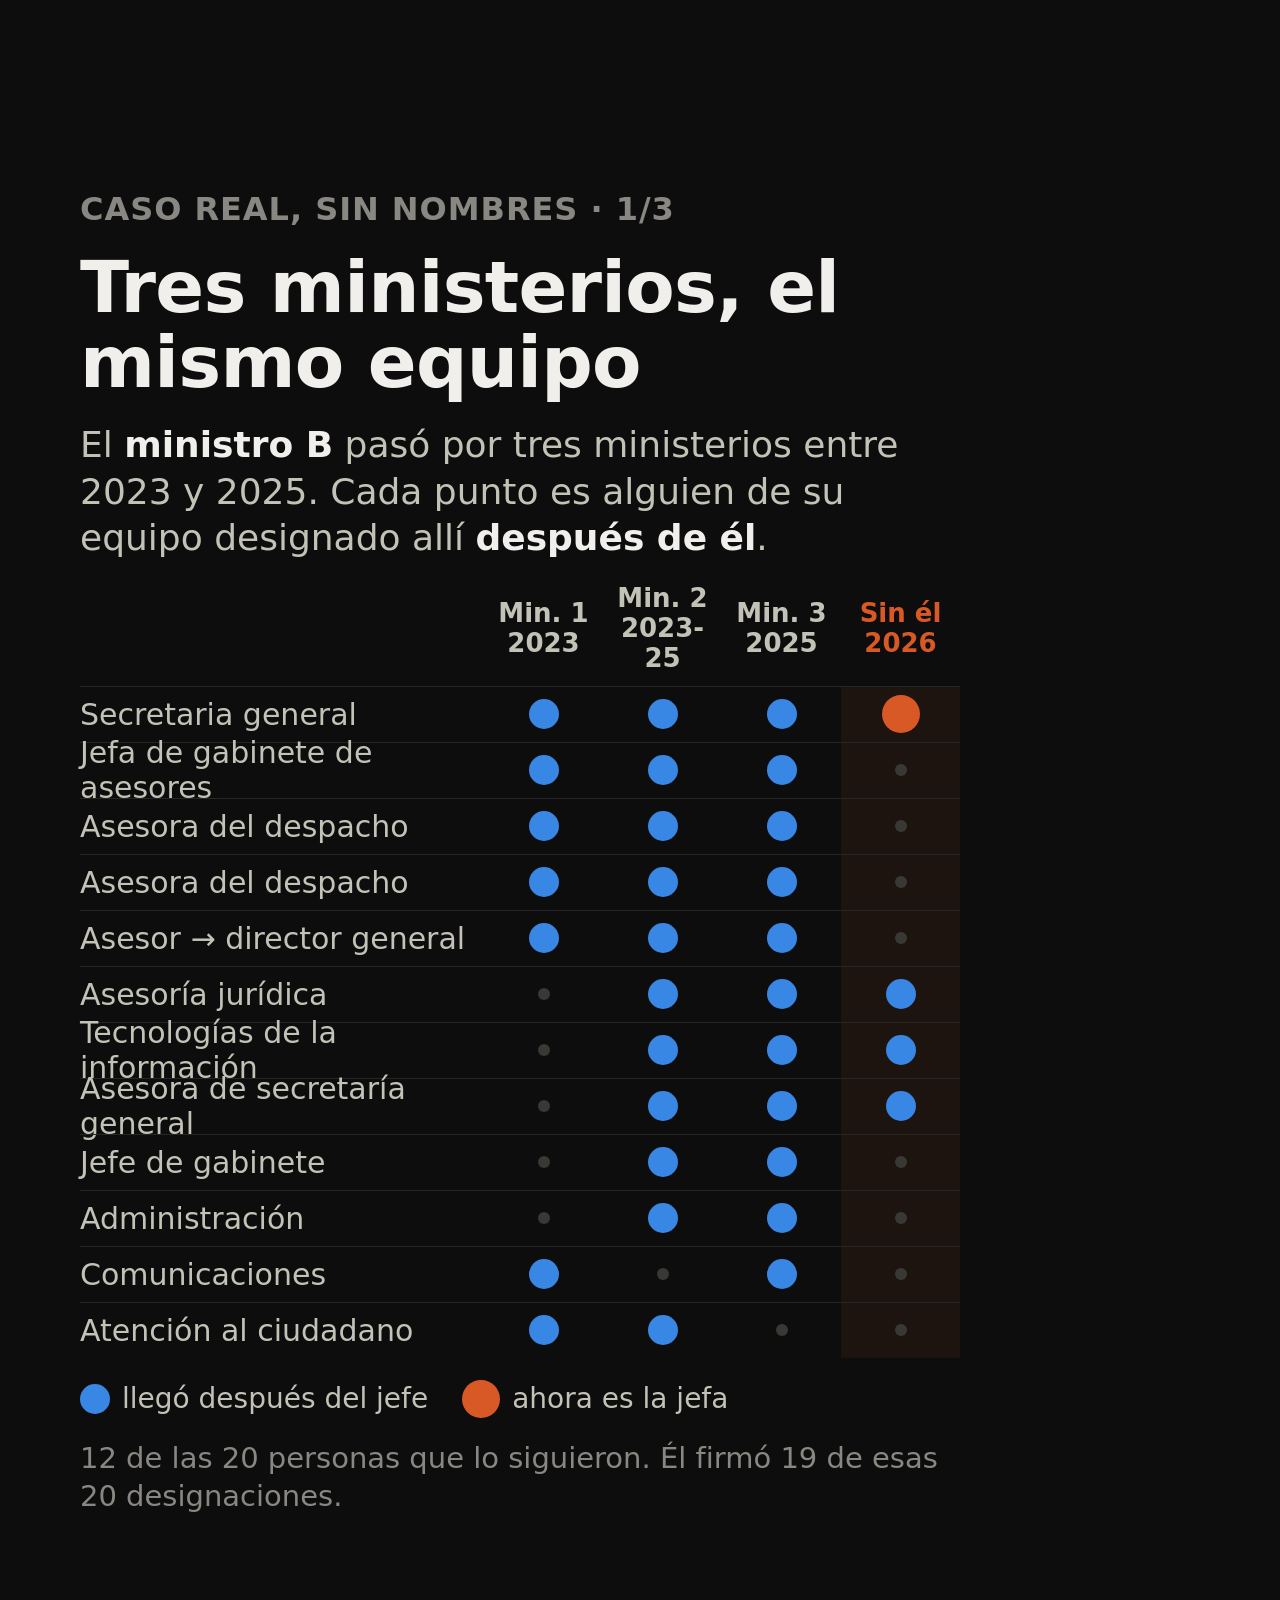
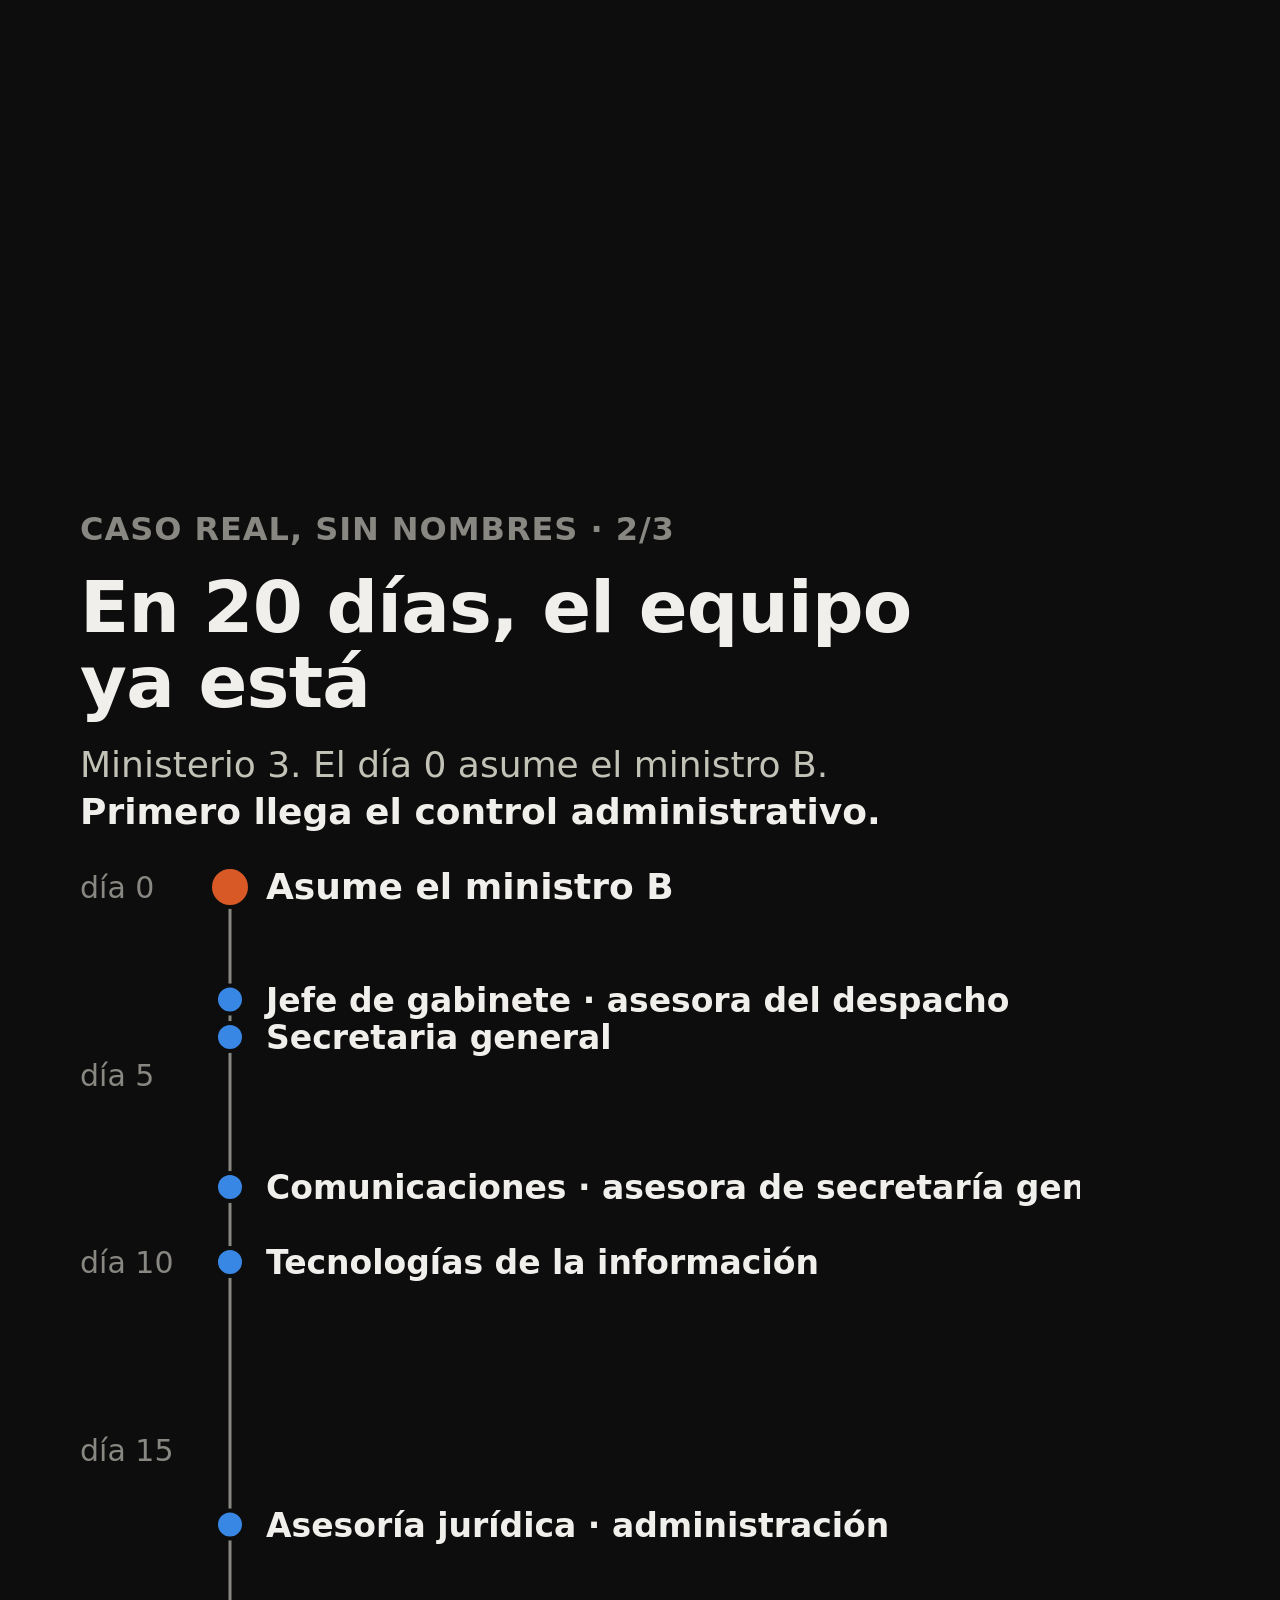
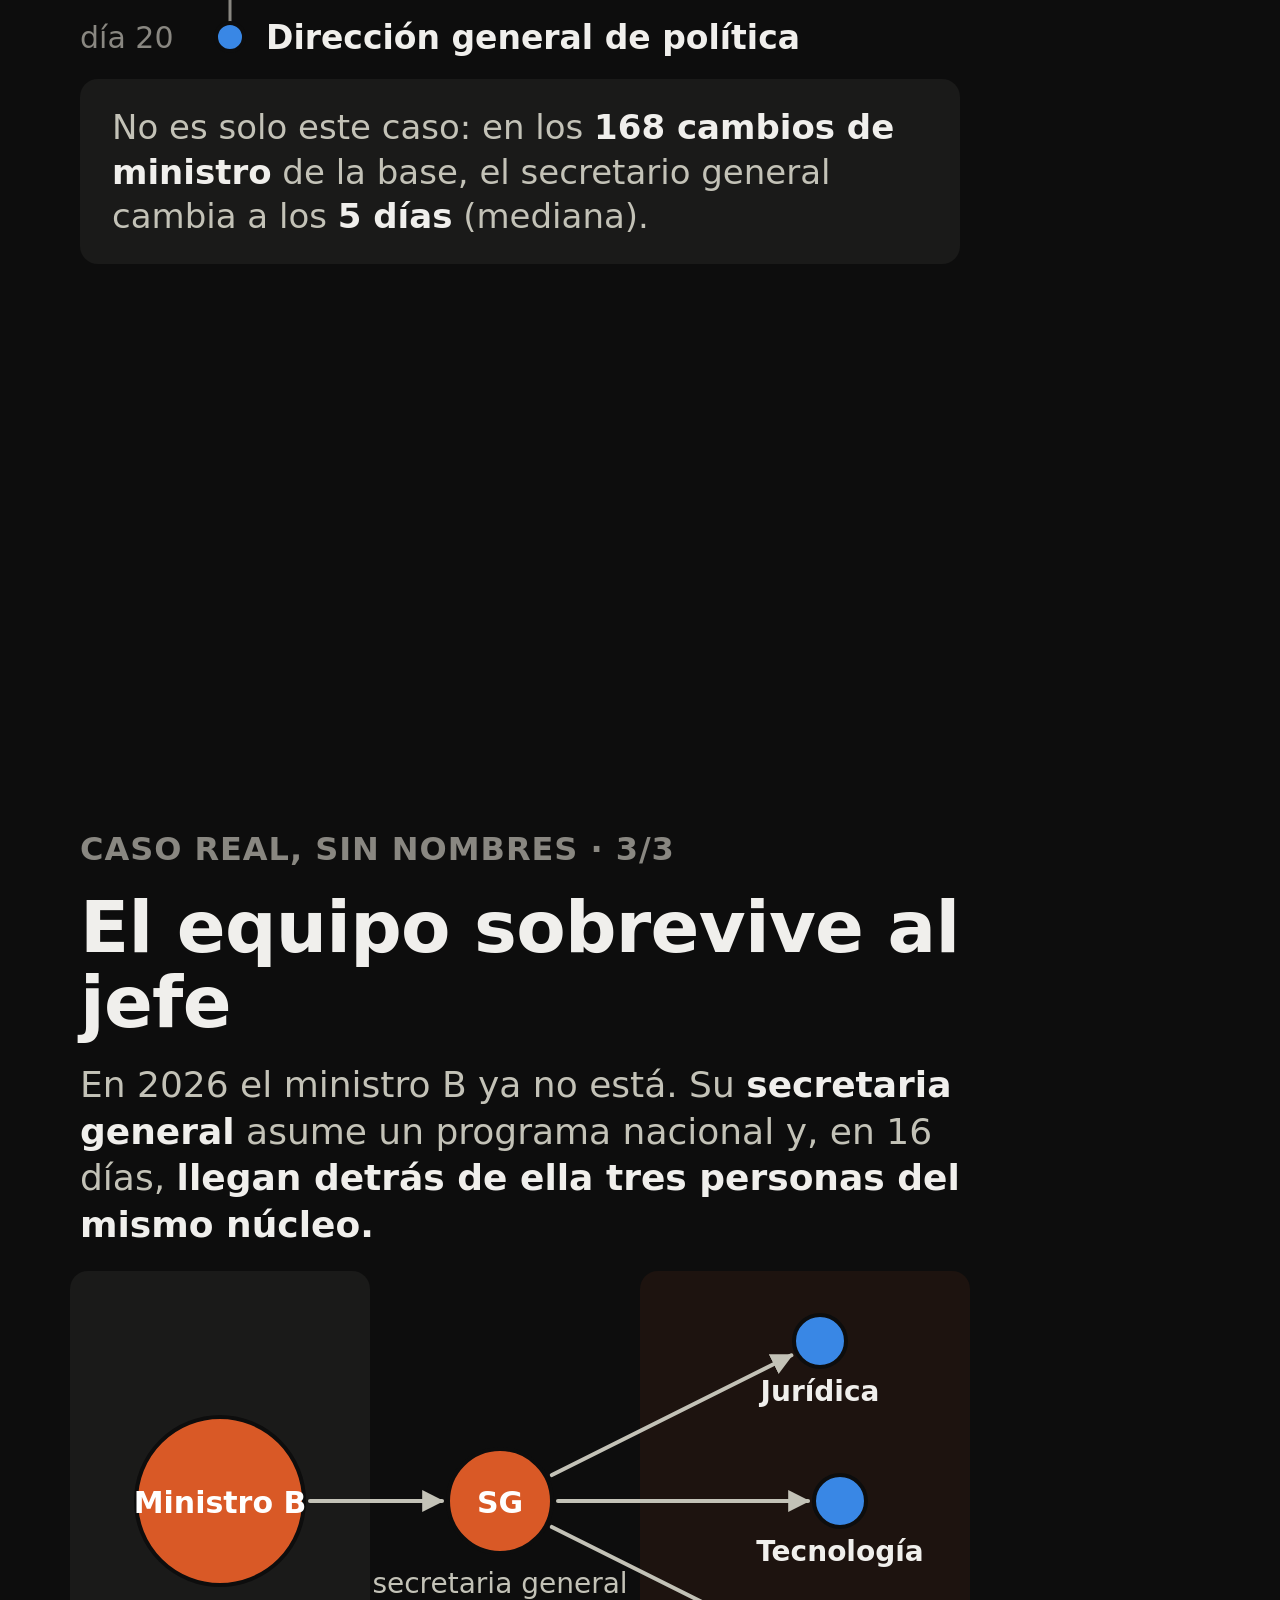
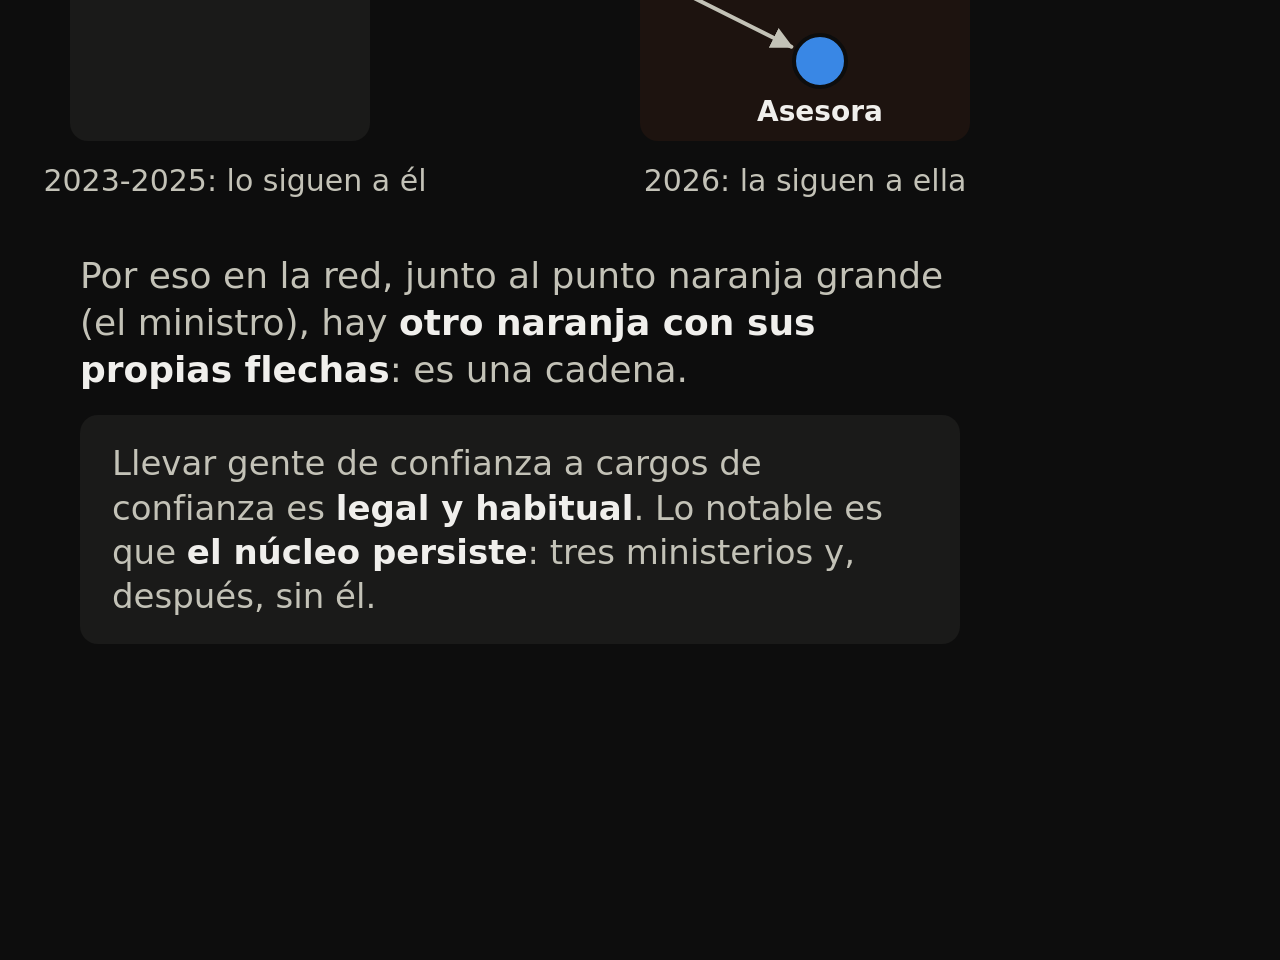
<file: tarea_3/reel/infografia_caso/infografia_caso.html>
<!doctype html>
<html lang="es">
<head>
<meta charset="utf-8">
<meta name="viewport" content="width=1080">
<title>Un equipo que sigue a su jefe</title>
<!--
  Infografía del caso del grupo 4 de la red de seguimiento (3 láminas 9:16 de 1080 x 1920). SIN NOMBRES:
  "ministro B" y cargos. Fuente: datos/procesados/indicadores/seguimiento_parejas.csv y movimientos_analisis.csv
  (fechas de efectividad o firma de cada designación; días contados desde la designación del ministro en el ministerio 3).
  Exportar: python reel/infografia_red/exportar_laminas.py reel/infografia_caso/infografia_caso.html
-->
<style>
  :root {
    --page: #0d0d0d; --surface: #1a1a19; --t1: #f0efec; --t2: #c3c2b7; --t3: #898781; --linea: #c3c2b7;
    --jefe: #d95926; --persona: #3987e5; --vacio: #383835;
    --font: "Segoe UI", system-ui, -apple-system, sans-serif;
  }
  * { box-sizing: border-box; margin: 0; padding: 0; }
  body { background: var(--page); color: var(--t1); font-family: var(--font); width: 1080px; }
  /* Márgenes seguros del reel: arriba 190 px, abajo 340 px, derecha 120 px */
  .lamina { width: 1080px; height: 1920px; padding: 190px 120px 340px 80px; display: flex; flex-direction: column; gap: 22px; overflow: hidden; }
  .antetitulo { font-size: 32px; font-weight: 600; letter-spacing: .03em; color: var(--t3); }
  h1 { font-size: 72px; line-height: 1.04; font-weight: 800; letter-spacing: -.01em; }
  p { font-size: 36px; line-height: 1.3; color: var(--t2); }
  b { color: var(--t1); font-weight: 700; }
  svg { display: block; overflow: visible; }
  svg text { font-family: var(--font); }
  .caja { background: var(--surface); border-radius: 18px; padding: 26px 32px; }
  .caja p { font-size: 34px; }
  .nota { font-size: 29px; color: var(--t3); line-height: 1.3; }
  /* Matriz: filas = personas (por su cargo), columnas = ministerios */
  .matriz { display: grid; grid-template-columns: 404px repeat(4, 119px); row-gap: 0; align-items: center; }
  .matriz .cab { font-size: 26px; line-height: 1.15; color: var(--t2); text-align: center; padding-bottom: 12px; font-weight: 600; }
  .matriz .cab.sin { color: var(--jefe); }
  .matriz .rol { font-size: 30px; color: var(--t2); height: 56px; display: flex; align-items: center; border-top: 1px solid #262624; }
  .matriz .celda { height: 56px; display: grid; place-items: center; border-top: 1px solid #262624; }
  .matriz .celda.sin { background: rgba(217, 89, 38, .08); }
  .punto { width: 30px; height: 30px; border-radius: 50%; background: var(--persona); }
  .punto.jefa { background: var(--jefe); width: 38px; height: 38px; }
  .punto.no { width: 12px; height: 12px; background: var(--vacio); }
  .leyenda { display: flex; gap: 34px; font-size: 28px; color: var(--t2); align-items: center; flex-wrap: wrap; }
  .leyenda span { display: inline-flex; align-items: center; gap: 12px; }
</style>
</head>
<body>

<!-- ============ LÁMINA 1: el mismo equipo en tres ministerios ============ -->
<section class="lamina" id="l1">
  <div class="antetitulo">CASO REAL, SIN NOMBRES · 1/3</div>
  <h1>Tres ministerios, el mismo equipo</h1>
  <p>El <b>ministro B</b> pasó por tres ministerios entre 2023 y 2025. Cada punto es alguien de su equipo designado allí <b>después de él</b>.</p>
  <div class="matriz" id="matriz"></div>
  <div class="leyenda"><span><i class="punto"></i> llegó después del jefe</span><span><i class="punto jefa"></i> ahora es la jefa</span></div>
  <p class="nota">12 de las 20 personas que lo siguieron. Él firmó 19 de esas 20 designaciones.</p>
</section>

<!-- ============ LÁMINA 2: la velocidad ============ -->
<section class="lamina" id="l2">
  <div class="antetitulo">CASO REAL, SIN NOMBRES · 2/3</div>
  <h1>En 20 días, el equipo ya está</h1>
  <p>Ministerio 3. El día 0 asume el ministro B. <b>Primero llega el control administrativo.</b></p>
  <svg id="linea" width="880" height="800" viewBox="0 0 880 800" role="img"
       aria-label="Línea de tiempo: días después de que asume el ministro en que llega cada cargo de su equipo"></svg>
  <div class="caja"><p>No es solo este caso: en los <b>168 cambios de ministro</b> de la base, el secretario general cambia a los <b>5 días</b> (mediana).</p></div>
</section>

<!-- ============ LÁMINA 3: la cadena ============ -->
<section class="lamina" id="l3">
  <div class="antetitulo">CASO REAL, SIN NOMBRES · 3/3</div>
  <h1>El equipo sobrevive al jefe</h1>
  <p>En 2026 el ministro B ya no está. Su <b>secretaria general</b> asume un programa nacional y, en 16 días, <b>llegan detrás de ella tres personas del mismo núcleo.</b></p>
  <svg id="cadena" width="880" height="560" viewBox="0 0 880 560" role="img"
       aria-label="Cadena: el ministro B lleva a su secretaria general, que después lleva a tres personas"></svg>
  <p>Por eso en la red, junto al punto naranja grande (el ministro), hay <b>otro naranja con sus propias flechas</b>: es una cadena.</p>
  <div class="caja"><p>Llevar gente de confianza a cargos de confianza es <b>legal y habitual</b>. Lo notable es que <b>el núcleo persiste</b>: tres ministerios y, después, sin él.</p></div>
</section>

<script>
  // ---------- Datos del caso (verificados en la base; sin nombres) ----------
  // Columnas: ministerio 1 (2023), ministerio 2 (2023-2025), ministerio 3 (2025), sin él (2026). 1 = designado/a allí después del jefe; "J" = ahora es la jefa
  const MATRIZ = [
    ["Secretaria general", 1, 1, 1, "J"], ["Jefa de gabinete de asesores", 1, 1, 1, 0], ["Asesora del despacho", 1, 1, 1, 0],
    ["Asesora del despacho", 1, 1, 1, 0], ["Asesor → director general", 1, 1, 1, 0], ["Asesoría jurídica", 0, 1, 1, 1],
    ["Tecnologías de la información", 0, 1, 1, 1], ["Asesora de secretaría general", 0, 1, 1, 1], ["Jefe de gabinete", 0, 1, 1, 0],
    ["Administración", 0, 1, 1, 0], ["Comunicaciones", 1, 0, 1, 0], ["Atención al ciudadano", 1, 1, 0, 0],
  ];
  // Días después de la designación del ministro en el ministerio 3 (13/05/2025)
  const LLEGADAS = [[0, "Asume el ministro B", true], [3, "Jefe de gabinete · asesora del despacho"], [4, "Secretaria general"],
    [8, "Comunicaciones · asesora de secretaría general"], [10, "Tecnologías de la información"], [17, "Asesoría jurídica · administración"],
    [20, "Dirección general de política"]];

  const NS = "http://www.w3.org/2000/svg";
  const css = (v) => getComputedStyle(document.documentElement).getPropertyValue(v).trim();
  function el(tag, attrs, padre, texto) {
    const e = document.createElementNS(NS, tag);
    for (const k in attrs) e.setAttribute(k, attrs[k]);
    if (texto !== undefined) e.textContent = texto;
    if (padre) padre.appendChild(e);
    return e;
  }

  // ---------- Lámina 1: matriz ----------
  const m = document.getElementById("matriz");
  const div = (clase, html) => { const d = document.createElement("div"); d.className = clase; d.innerHTML = html; m.appendChild(d); return d; };
  div("cab", "");
  ["Min. 1<br>2023", "Min. 2<br>2023-25", "Min. 3<br>2025", "Sin él<br>2026"].forEach((t, i) => div("cab" + (i === 3 ? " sin" : ""), t));
  MATRIZ.forEach(([rol, ...cols]) => {
    div("rol", rol);
    cols.forEach((v, i) => div("celda" + (i === 3 ? " sin" : ""), `<i class="punto${v === "J" ? " jefa" : v ? "" : " no"}"></i>`));
  });

  // ---------- Lámina 2: línea de tiempo vertical ----------
  const s = document.getElementById("linea");
  const y = (dia) => 30 + dia * 37.5, X = 150;
  el("line", { x1: X, y1: y(0), x2: X, y2: y(20), stroke: css("--t3"), "stroke-width": 3 }, s);
  [0, 5, 10, 15, 20].forEach((d) => el("text", { x: 0, y: y(d) + 11, "font-size": 30, fill: css("--t3") }, s, `día ${d}`));
  LLEGADAS.forEach(([dia, texto, jefe]) => {
    el("circle", { cx: X, cy: y(dia), r: jefe ? 20 : 14, fill: jefe ? css("--jefe") : css("--persona"), stroke: css("--page"), "stroke-width": 4 }, s);
    el("text", { x: X + 36, y: y(dia) + 12, "font-size": jefe ? 36 : 33, "font-weight": jefe ? 800 : 600, fill: css("--t1") }, s, texto);
  });

  // ---------- Lámina 3: la cadena ----------
  const c = document.getElementById("cadena");
  const defs = el("defs", {}, c);
  const mk = el("marker", { id: "p", viewBox: "0 0 10 10", refX: 9, refY: 5, markerWidth: 22, markerHeight: 22, markerUnits: "userSpaceOnUse", orient: "auto" }, defs);
  el("path", { d: "M0,0 L10,5 L0,10 z", fill: css("--linea") }, mk);
  function flecha(a, b) {
    const dx = b.x - a.x, dy = b.y - a.y, L = Math.hypot(dx, dy), ux = dx / L, uy = dy / L;
    el("line", { x1: a.x + ux * (a.r + 6), y1: a.y + uy * (a.r + 6), x2: b.x - ux * (b.r + 6), y2: b.y - uy * (b.r + 6),
      stroke: css("--linea"), "stroke-width": 4, "stroke-linecap": "round", "marker-end": "url(#p)" }, c);
  }
  function nodo(p, color, etiqueta, debajo) {
    el("circle", { cx: p.x, cy: p.y, r: p.r, fill: color, stroke: css("--page"), "stroke-width": 4 }, c);
    etiqueta.split("\n").forEach((linea, i) => el("text", { x: p.x, y: p.y + (debajo ? p.r + 42 + i * 36 : 12), "text-anchor": "middle",
      "font-size": debajo ? 30 : 30, "font-weight": 700, fill: debajo ? css("--t1") : "#fff" }, c, linea));
  }
  const B = { x: 140, y: 230, r: 84 }, SG = { x: 420, y: 230, r: 52 };
  const tres = [{ x: 740, y: 70, r: 26 }, { x: 760, y: 230, r: 26 }, { x: 740, y: 390, r: 26 }];
  // franjas de tiempo
  el("rect", { x: -10, y: 0, width: 300, height: 470, rx: 18, fill: css("--surface") }, c);
  el("rect", { x: 560, y: 0, width: 330, height: 470, rx: 18, fill: "rgba(217,89,38,.08)" }, c);
  el("text", { x: 155, y: 520, "text-anchor": "middle", "font-size": 30, fill: css("--t2") }, c, "2023-2025: lo siguen a él");
  el("text", { x: 725, y: 520, "text-anchor": "middle", "font-size": 30, fill: css("--t2") }, c, "2026: la siguen a ella");
  flecha(B, SG); tres.forEach((t) => flecha(SG, t));
  nodo(B, css("--jefe"), "Ministro B", false);
  nodo(SG, css("--jefe"), "SG", false);
  el("text", { x: SG.x, y: SG.y + SG.r + 40, "text-anchor": "middle", "font-size": 28, fill: css("--t2") }, c, "secretaria general");
  [["Jurídica"], ["Tecnología"], ["Asesora"]].forEach(([t], i) => {
    el("circle", { cx: tres[i].x, cy: tres[i].y, r: tres[i].r, fill: css("--persona"), stroke: css("--page"), "stroke-width": 4 }, c);
    el("text", { x: tres[i].x, y: tres[i].y + tres[i].r + 34, "text-anchor": "middle", "font-size": 28, fill: css("--t1"), "font-weight": 600 }, c, t);
  });
</script>
</body>
</html>
</file>
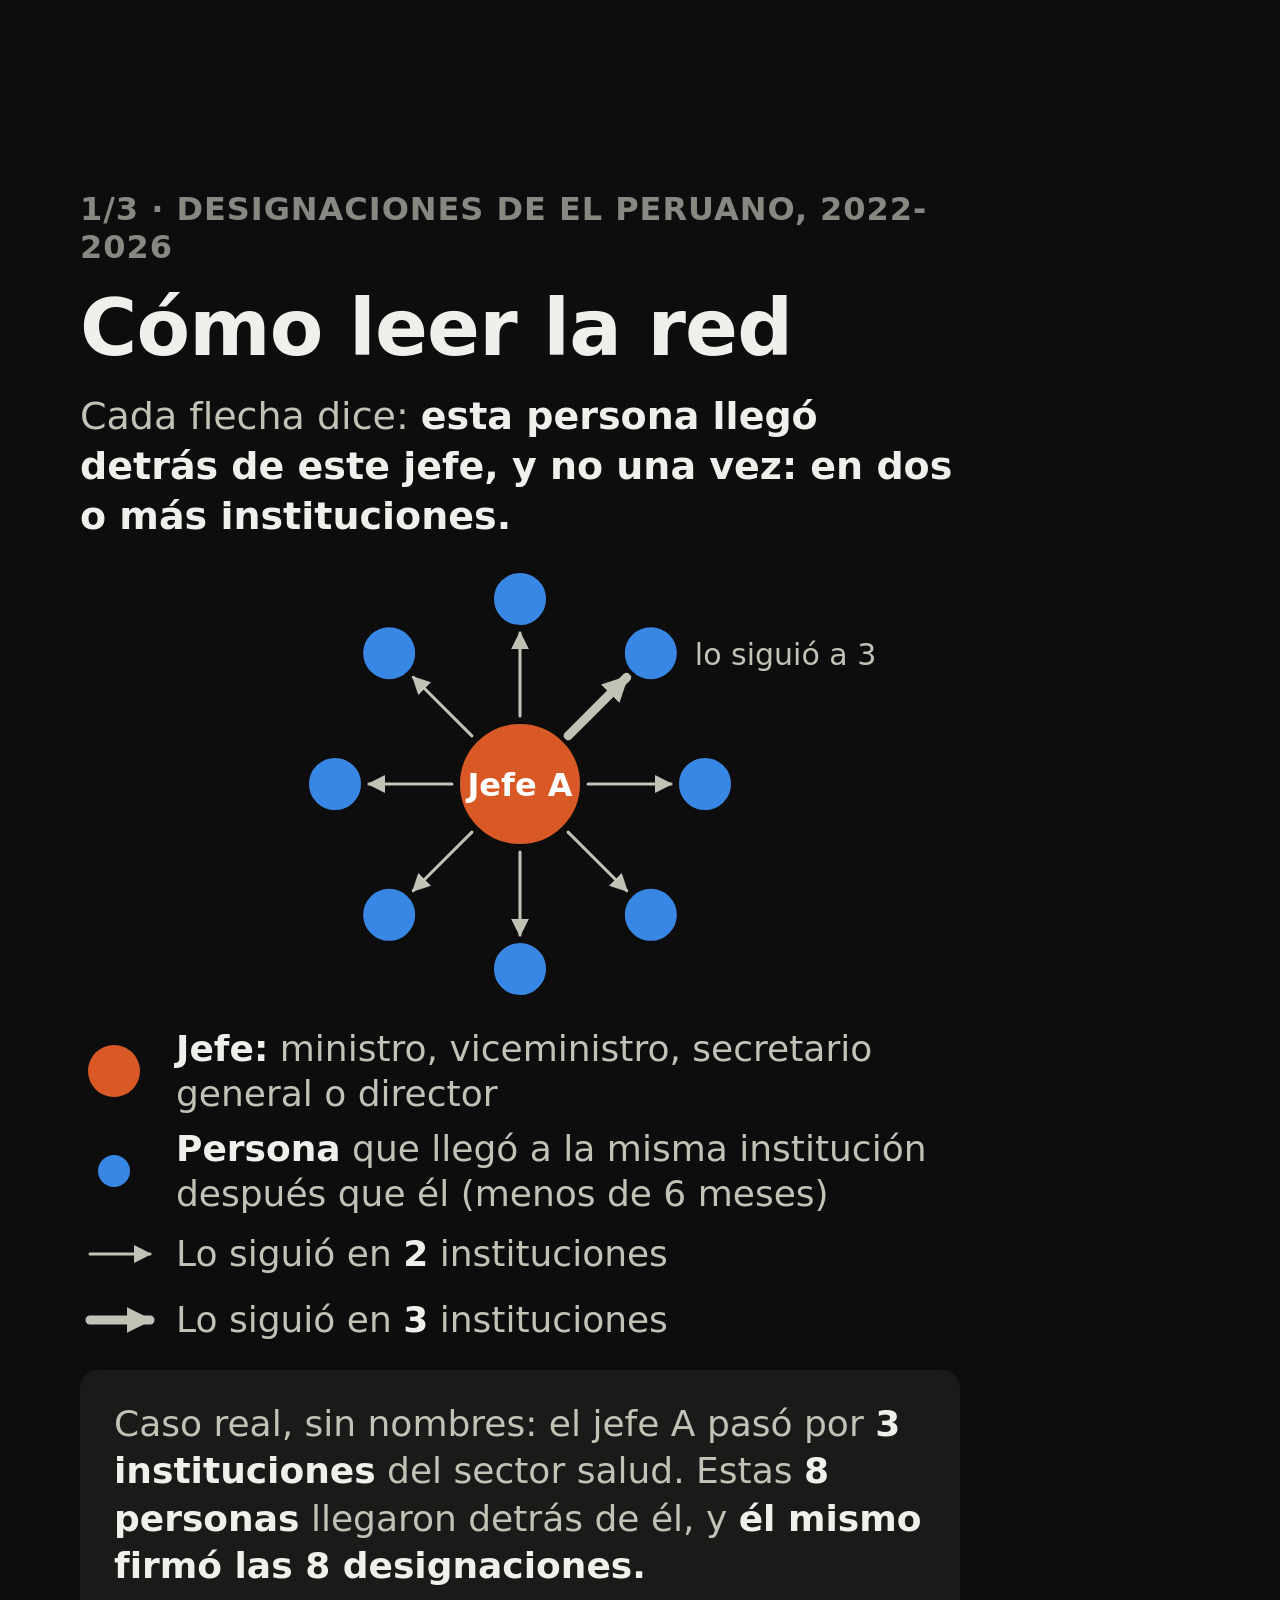
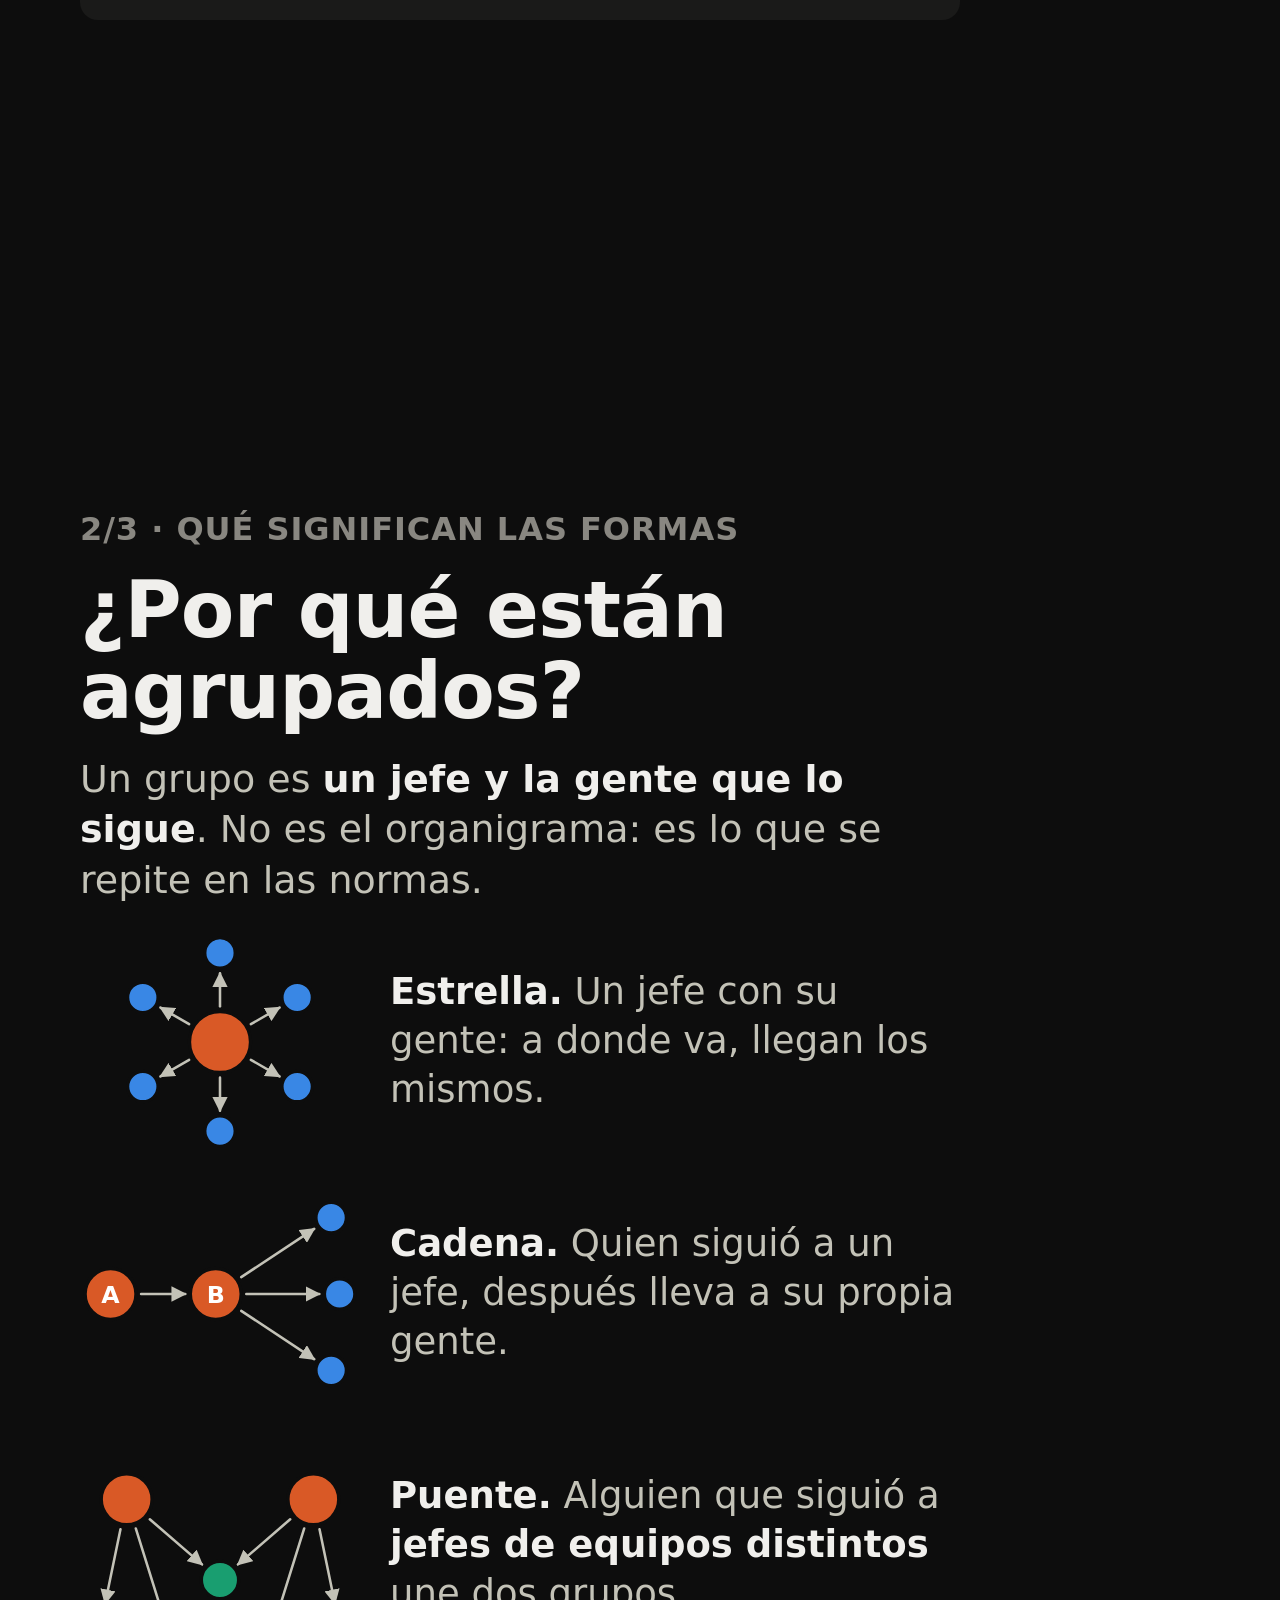
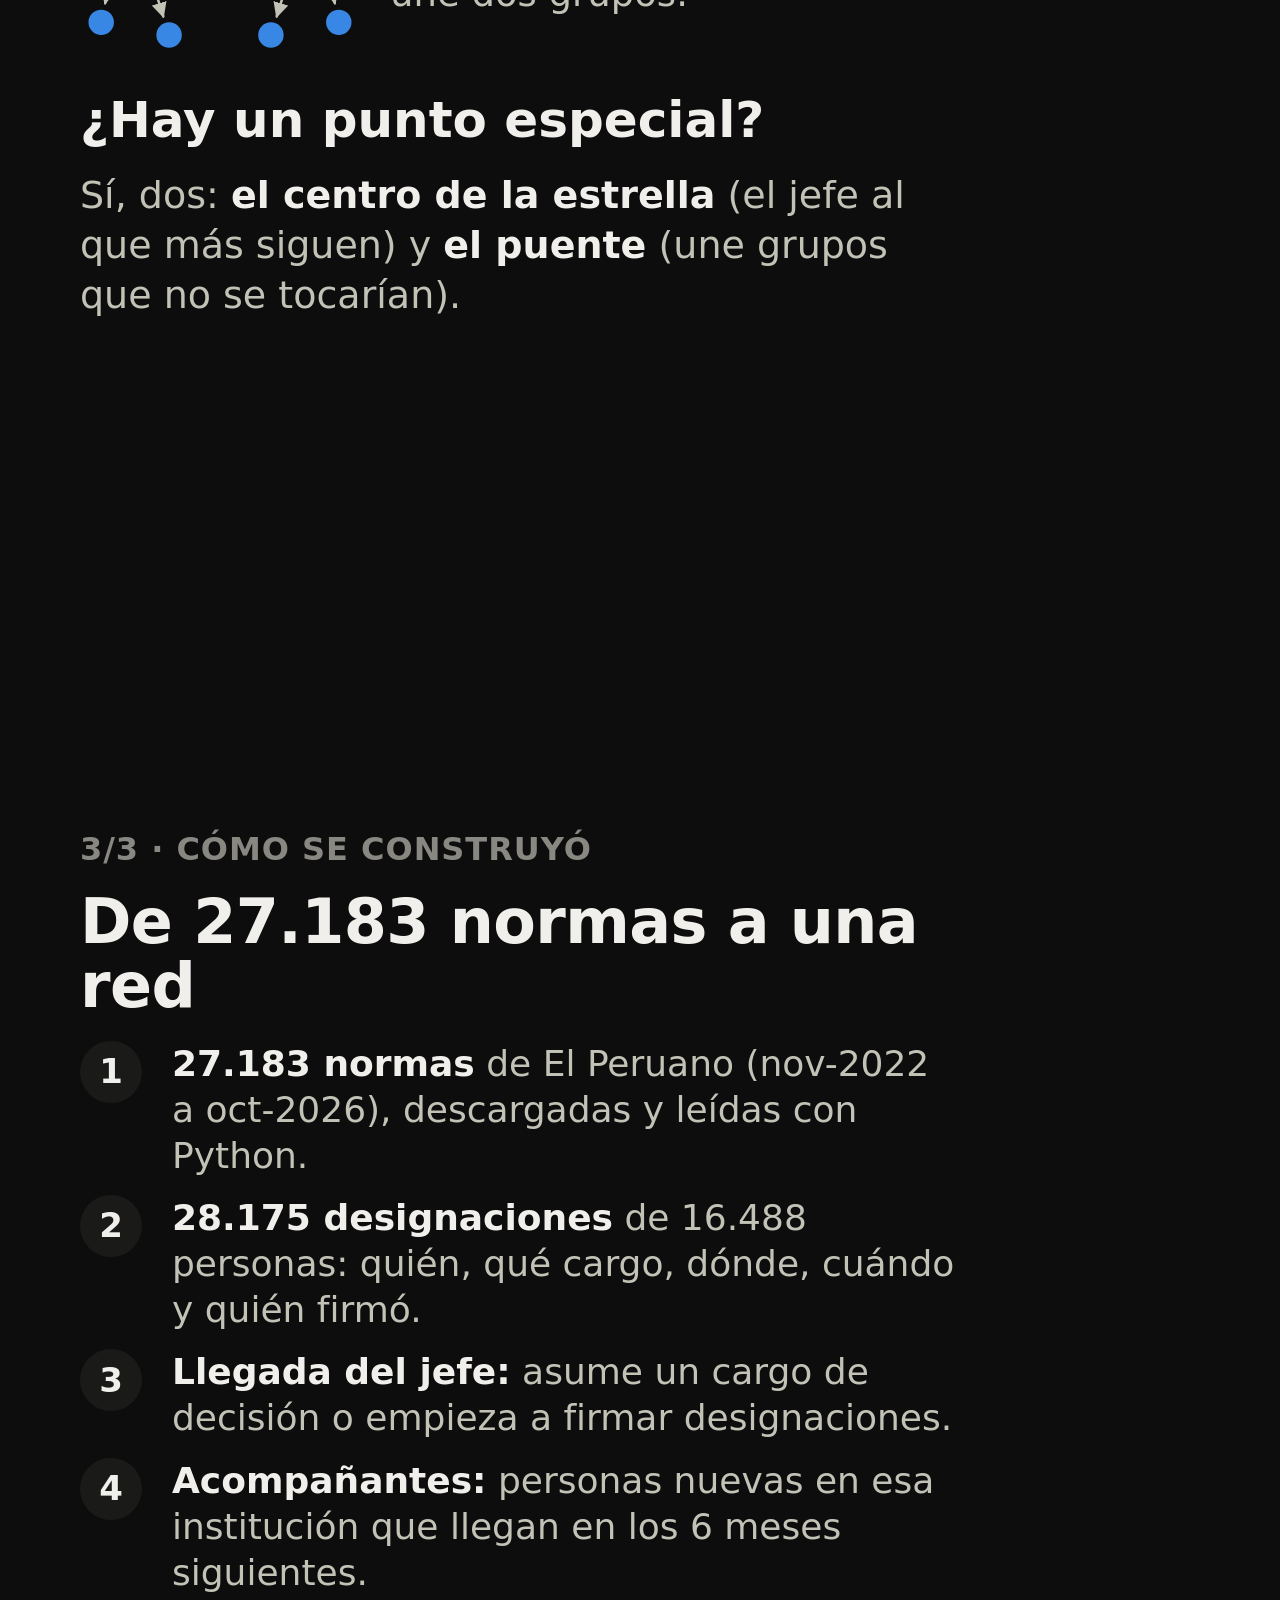
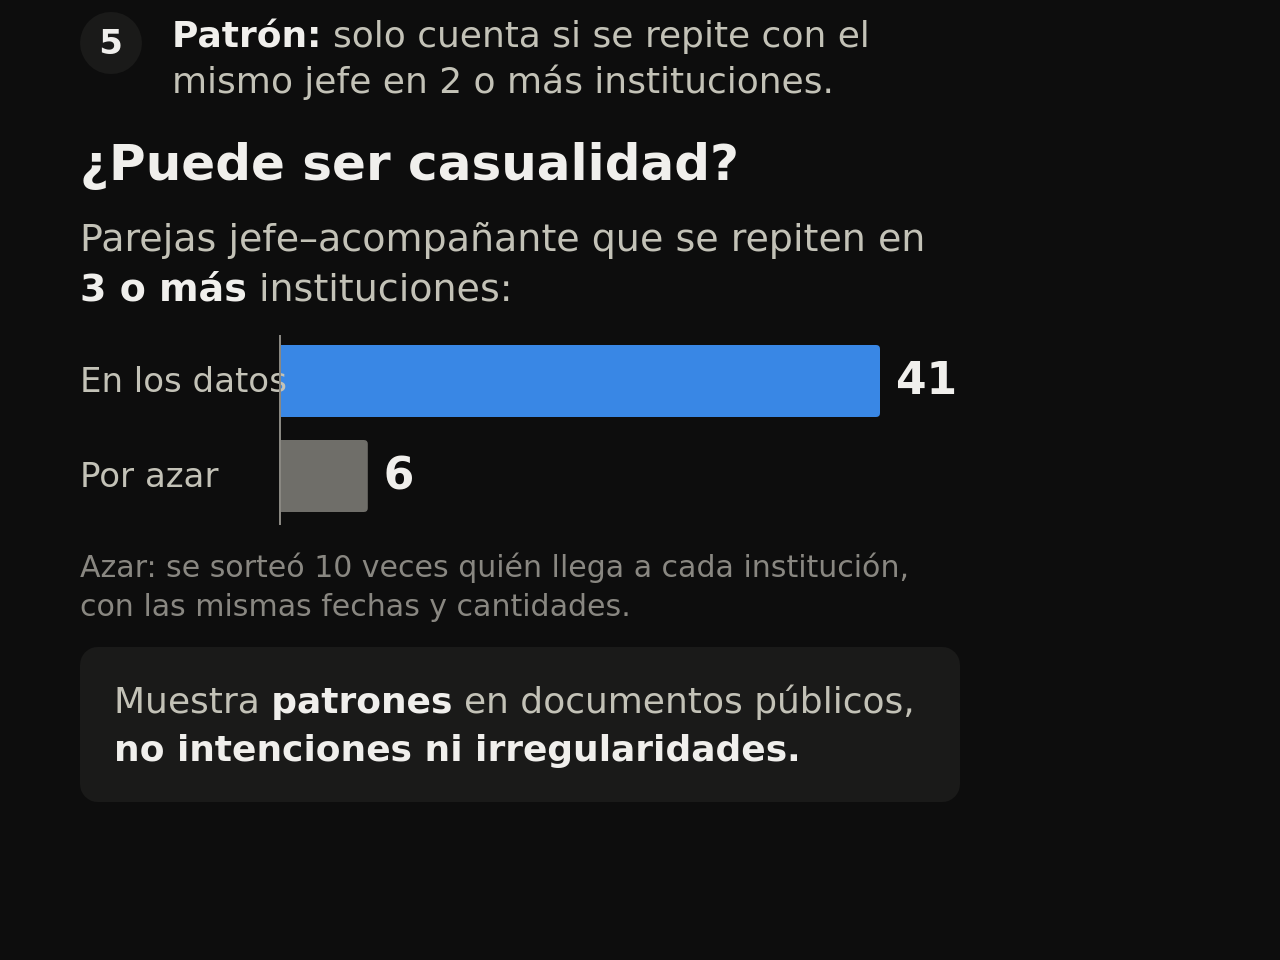
<file: tarea_3/reel/infografia_red/infografia_red.html>
<!doctype html>
<html lang="es">
<head>
<meta charset="utf-8">
<meta name="viewport" content="width=1080">
<title>Cómo leer la red</title>
<!--
  Infografía para el reel (3 láminas 9:16 de 1080 x 1920). Sin nombres de personas.
  Las cifras están en DATOS (abajo) para actualizarlas en un solo lugar.
  Para exportar las láminas como PNG: python reel/infografia_red/exportar_laminas.py
-->
<style>
  :root {
    --page: #0d0d0d; --surface: #1a1a19; --t1: #f0efec; --t2: #c3c2b7; --t3: #898781; --linea: #c3c2b7;
    --jefe: #d95926; --persona: #3987e5; --puente: #199e70; --azar: #6f6e69;
    --font: "Segoe UI", system-ui, -apple-system, sans-serif;
  }
  * { box-sizing: border-box; margin: 0; padding: 0; }
  body { background: var(--page); color: var(--t1); font-family: var(--font); width: 1080px; }
  /* Márgenes seguros del reel: arriba 190 px, abajo 340 px (texto y botones de la app), derecha 120 px */
  .lamina { width: 1080px; height: 1920px; padding: 190px 120px 340px 80px; display: flex; flex-direction: column;
            gap: 22px; overflow: hidden; }
  .antetitulo { font-size: 32px; font-weight: 600; letter-spacing: .03em; color: var(--t3); }
  h1 { font-size: 78px; line-height: 1.04; font-weight: 800; letter-spacing: -.01em; }
  h2 { font-size: 50px; line-height: 1.1; font-weight: 750; margin-top: 10px; }
  p { font-size: 38px; line-height: 1.32; color: var(--t2); }
  b { color: var(--t1); font-weight: 700; }
  svg { display: block; overflow: visible; }
  svg text { font-family: var(--font); }
  .leyenda { display: grid; gap: 10px; }
  .leyenda div { display: grid; grid-template-columns: 96px 1fr; align-items: center; font-size: 36px; line-height: 1.25; color: var(--t2); }
  .caja { background: var(--surface); border-radius: 18px; padding: 30px 34px; }
  .caja p { font-size: 36px; }
  .forma { display: grid; grid-template-columns: 280px 1fr; align-items: center; gap: 30px; }
  .forma p { font-size: 37px; }
  .pasos { list-style: none; display: grid; gap: 16px; }
  #l3 h1 { font-size: 62px; }
  .pasos li { display: grid; grid-template-columns: 70px 1fr; gap: 22px; align-items: start; font-size: 36px; line-height: 1.28; color: var(--t2); }
  .pasos li span { width: 62px; height: 62px; border-radius: 50%; background: var(--surface); color: var(--t1);
                   display: grid; place-items: center; font-weight: 800; font-size: 34px; }
  .nota { font-size: 30px; color: var(--t3); line-height: 1.3; }
</style>
</head>
<body>

<!-- ============ LÁMINA 1: cómo se lee ============ -->
<section class="lamina" id="l1">
  <div class="antetitulo">1/3 · DESIGNACIONES DE EL PERUANO, 2022-2026</div>
  <h1>Cómo leer la red</h1>
  <p>Cada flecha dice: <b>esta persona llegó detrás de este jefe, y no una vez: en dos o más instituciones.</b></p>
  <svg id="estrella" width="880" height="440" viewBox="0 0 880 440" role="img"
       aria-label="Un jefe en el centro con ocho flechas hacia ocho personas que lo siguieron"></svg>
  <div class="leyenda">
    <div><svg width="80" height="56"><circle cx="34" cy="28" r="26" fill="var(--jefe)"/></svg><span><b>Jefe:</b> ministro, viceministro, secretario general o director</span></div>
    <div><svg width="80" height="56"><circle cx="34" cy="28" r="16" fill="var(--persona)"/></svg><span><b>Persona</b> que llegó a la misma institución después que él (menos de 6 meses)</span></div>
    <div><svg width="80" height="56" id="ley-fina"></svg><span>Lo siguió en <b>2</b> instituciones</span></div>
    <div><svg width="80" height="56" id="ley-gruesa"></svg><span>Lo siguió en <b>3</b> instituciones</span></div>
  </div>
  <div class="caja"><p>Caso real, sin nombres: el jefe A pasó por <b>3 instituciones</b> del sector salud.
    Estas <b>8 personas</b> llegaron detrás de él, y <b>él mismo firmó las 8 designaciones.</b></p></div>
</section>

<!-- ============ LÁMINA 2: qué significan las formas ============ -->
<section class="lamina" id="l2">
  <div class="antetitulo">2/3 · QUÉ SIGNIFICAN LAS FORMAS</div>
  <h1>¿Por qué están agrupados?</h1>
  <p>Un grupo es <b>un jefe y la gente que lo sigue</b>. No es el organigrama: es lo que se repite en las normas.</p>
  <div class="forma"><svg id="f-estrella" width="280" height="230" viewBox="0 0 330 270" role="img" aria-label="Estrella"></svg>
    <p><b>Estrella.</b> Un jefe con su gente: a donde va, llegan los mismos.</p></div>
  <div class="forma"><svg id="f-cadena" width="280" height="230" viewBox="0 0 330 270" role="img" aria-label="Cadena"></svg>
    <p><b>Cadena.</b> Quien siguió a un jefe, después lleva a su propia gente.</p></div>
  <div class="forma"><svg id="f-puente" width="280" height="230" viewBox="0 0 330 270" role="img" aria-label="Puente"></svg>
    <p><b>Puente.</b> Alguien que siguió a <b>jefes de equipos distintos</b> une dos grupos.</p></div>
  <h2>¿Hay un punto especial?</h2>
  <p>Sí, dos: <b>el centro de la estrella</b> (el jefe al que más siguen) y <b>el puente</b> (une grupos que no se tocarían).</p>
</section>

<!-- ============ LÁMINA 3: cómo se construyó ============ -->
<section class="lamina" id="l3">
  <div class="antetitulo">3/3 · CÓMO SE CONSTRUYÓ</div>
  <h1 id="t3"></h1>
  <ol class="pasos" id="pasos"></ol>
  <h2>¿Puede ser casualidad?</h2>
  <p id="barras-titulo"></p>
  <svg id="barras" width="880" height="190" viewBox="0 0 880 190" role="img"></svg>
  <p class="nota" id="azar-nota"></p>
  <div class="caja"><p>Muestra <b>patrones</b> en documentos públicos, <b>no intenciones ni irregularidades.</b></p></div>
</section>

<script>
  // ---------- Cifras (actualizar aquí) ----------
  const DATOS = {
    normas: "27.183", designaciones: "28.175", personas: "16.488", periodo: "nov-2022 a oct-2026",
    parejas3: 41, parejas3_azar: 6, parejas2: 806, parejas2_azar: 364, firmadas: 310, sorteos: 10,
  };

  // ---------- Herramientas de dibujo (SVG) ----------
  const NS = "http://www.w3.org/2000/svg";
  const css = (v) => getComputedStyle(document.documentElement).getPropertyValue(v).trim();
  function el(tag, attrs, padre) {
    const e = document.createElementNS(NS, tag);
    for (const k in attrs) e.setAttribute(k, attrs[k]);
    if (padre) padre.appendChild(e);
    return e;
  }
  function puntas(svg) {  // dos puntas de flecha: normal y para la flecha gruesa
    const defs = el("defs", {}, svg);
    [["n", 18], ["g", 26]].forEach(([k, t]) => {
      const m = el("marker", { id: `p${k}-${svg.id}`, viewBox: "0 0 10 10", refX: 9, refY: 5, markerWidth: t, markerHeight: t,
        markerUnits: "userSpaceOnUse", orient: "auto" }, defs);
      el("path", { d: "M0,0 L10,5 L0,10 z", fill: css("--linea") }, m);
    });
  }
  function flecha(svg, a, b, gruesa) {  // de borde a borde, para que la punta no quede tapada por el punto
    const dx = b.x - a.x, dy = b.y - a.y, L = Math.hypot(dx, dy), ux = dx / L, uy = dy / L;
    el("line", { x1: a.x + ux * (a.r + 6), y1: a.y + uy * (a.r + 6), x2: b.x - ux * (b.r + 6), y2: b.y - uy * (b.r + 6),
      stroke: css("--linea"), "stroke-width": gruesa ? 9 : 3, "stroke-linecap": "round", "marker-end": `url(#p${gruesa ? "g" : "n"}-${svg.id})` }, svg);
  }
  function punto(svg, p, color, texto, tam) {
    el("circle", { cx: p.x, cy: p.y, r: p.r, fill: color, stroke: css("--page"), "stroke-width": 4 }, svg);
    if (texto) {
      const t = el("text", { x: p.x, y: p.y + tam * 0.36, "text-anchor": "middle", "font-size": tam, "font-weight": 800, fill: "#fff" }, svg);
      t.textContent = texto;
    }
  }
  function estrella(svg, cx, cy, R, n, rJ, rP, gruesas, texto, tam) {
    const jefe = { x: cx, y: cy, r: rJ };
    const gente = d3range(n).map((i) => {
      const ang = -Math.PI / 2 + (2 * Math.PI * i) / n;
      return { x: cx + R * Math.cos(ang), y: cy + R * Math.sin(ang), r: rP };
    });
    gente.forEach((p, i) => flecha(svg, jefe, p, gruesas.includes(i)));
    gente.forEach((p) => punto(svg, p, css("--persona")));
    punto(svg, jefe, css("--jefe"), texto, tam);
    return gente;
  }
  const d3range = (n) => Array.from({ length: n }, (_, i) => i);

  // ---------- Lámina 1: el caso real como ejemplo ----------
  const s1 = document.getElementById("estrella"); puntas(s1);
  const gente1 = estrella(s1, 440, 220, 185, 8, 62, 28, [1], "Jefe A", 32);
  const g = gente1[1];
  const etiqueta = el("text", { x: g.x + 44, y: g.y + 12, "font-size": 30, fill: css("--t2") }, s1);
  etiqueta.textContent = "lo siguió a 3";
  ["ley-fina", "ley-gruesa"].forEach((id, i) => {
    const s = document.getElementById(id); puntas(s);
    flecha(s, { x: 4, y: 28, r: 0 }, { x: 76, y: 28, r: 0 }, i === 1);
  });

  // ---------- Lámina 2: las tres formas (esquemas) ----------
  const s2 = document.getElementById("f-estrella"); puntas(s2);
  estrella(s2, 165, 135, 105, 6, 36, 18, [], "", 0);

  const s3 = document.getElementById("f-cadena"); puntas(s3);
  const A = { x: 36, y: 135, r: 30 }, B = { x: 160, y: 135, r: 30 };
  const C = [{ x: 296, y: 45, r: 18 }, { x: 306, y: 135, r: 18 }, { x: 296, y: 225, r: 18 }];
  flecha(s3, A, B); C.forEach((c) => flecha(s3, B, c));
  C.forEach((c) => punto(s3, c, css("--persona")));
  punto(s3, A, css("--jefe"), "A", 28); punto(s3, B, css("--jefe"), "B", 28);

  const s4 = document.getElementById("f-puente"); puntas(s4);
  const J1 = { x: 55, y: 80, r: 30 }, J2 = { x: 275, y: 80, r: 30 }, P = { x: 165, y: 175, r: 22 };
  const g1 = [{ x: 25, y: 225, r: 17 }, { x: 105, y: 240, r: 17 }], g2 = [{ x: 225, y: 240, r: 17 }, { x: 305, y: 225, r: 17 }];
  g1.forEach((p) => flecha(s4, J1, p)); g2.forEach((p) => flecha(s4, J2, p));
  flecha(s4, J1, P); flecha(s4, J2, P);
  [...g1, ...g2].forEach((p) => punto(s4, p, css("--persona")));
  punto(s4, P, css("--puente"));
  punto(s4, J1, css("--jefe")); punto(s4, J2, css("--jefe"));

  // ---------- Lámina 3: pasos y comparación con el azar ----------
  document.getElementById("t3").textContent = `De ${DATOS.normas} normas a una red`;
  const pasos = [
    `<b>${DATOS.normas} normas</b> de El Peruano (${DATOS.periodo}), descargadas y leídas con Python.`,
    `<b>${DATOS.designaciones} designaciones</b> de ${DATOS.personas} personas: quién, qué cargo, dónde, cuándo y quién firmó.`,
    `<b>Llegada del jefe:</b> asume un cargo de decisión o empieza a firmar designaciones.`,
    `<b>Acompañantes:</b> personas nuevas en esa institución que llegan en los 6 meses siguientes.`,
    `<b>Patrón:</b> solo cuenta si se repite con el mismo jefe en 2 o más instituciones.`,
  ];
  const ol = document.getElementById("pasos");
  pasos.forEach((t, i) => { const li = document.createElement("li"); li.innerHTML = `<span>${i + 1}</span><div>${t}</div>`; ol.appendChild(li); });
  document.getElementById("barras-titulo").innerHTML = "Parejas jefe–acompañante que se repiten en <b>3 o más</b> instituciones:";
  const sb = document.getElementById("barras");
  const max = DATOS.parejas3, ancho = 600, x0 = 200;
  [["En los datos", DATOS.parejas3, css("--persona"), 10], ["Por azar", DATOS.parejas3_azar, css("--azar"), 105]].forEach(([nombre, v, color, y]) => {
    const w = Math.max(8, (v / max) * ancho);
    // barra con el extremo de datos redondeado (4 px) y anclada a la línea base
    el("path", { d: `M${x0},${y} h${w - 4} a4,4 0 0 1 4,4 v${64} a4,4 0 0 1 -4,4 h${-(w - 4)} z`, fill: color }, sb);
    const t1 = el("text", { x: 0, y: y + 47, "font-size": 34, fill: css("--t2") }, sb); t1.textContent = nombre;
    const t2 = el("text", { x: x0 + w + 16, y: y + 49, "font-size": 44, "font-weight": 800, fill: css("--t1") }, sb); t2.textContent = v;
  });
  el("line", { x1: x0, y1: 0, x2: x0, y2: 190, stroke: css("--t3"), "stroke-width": 2 }, sb);
  document.getElementById("azar-nota").innerHTML =
    `Azar: se sorteó ${DATOS.sorteos} veces quién llega a cada institución, con las mismas fechas y cantidades.`;
</script>
</body>
</html>
</file>
